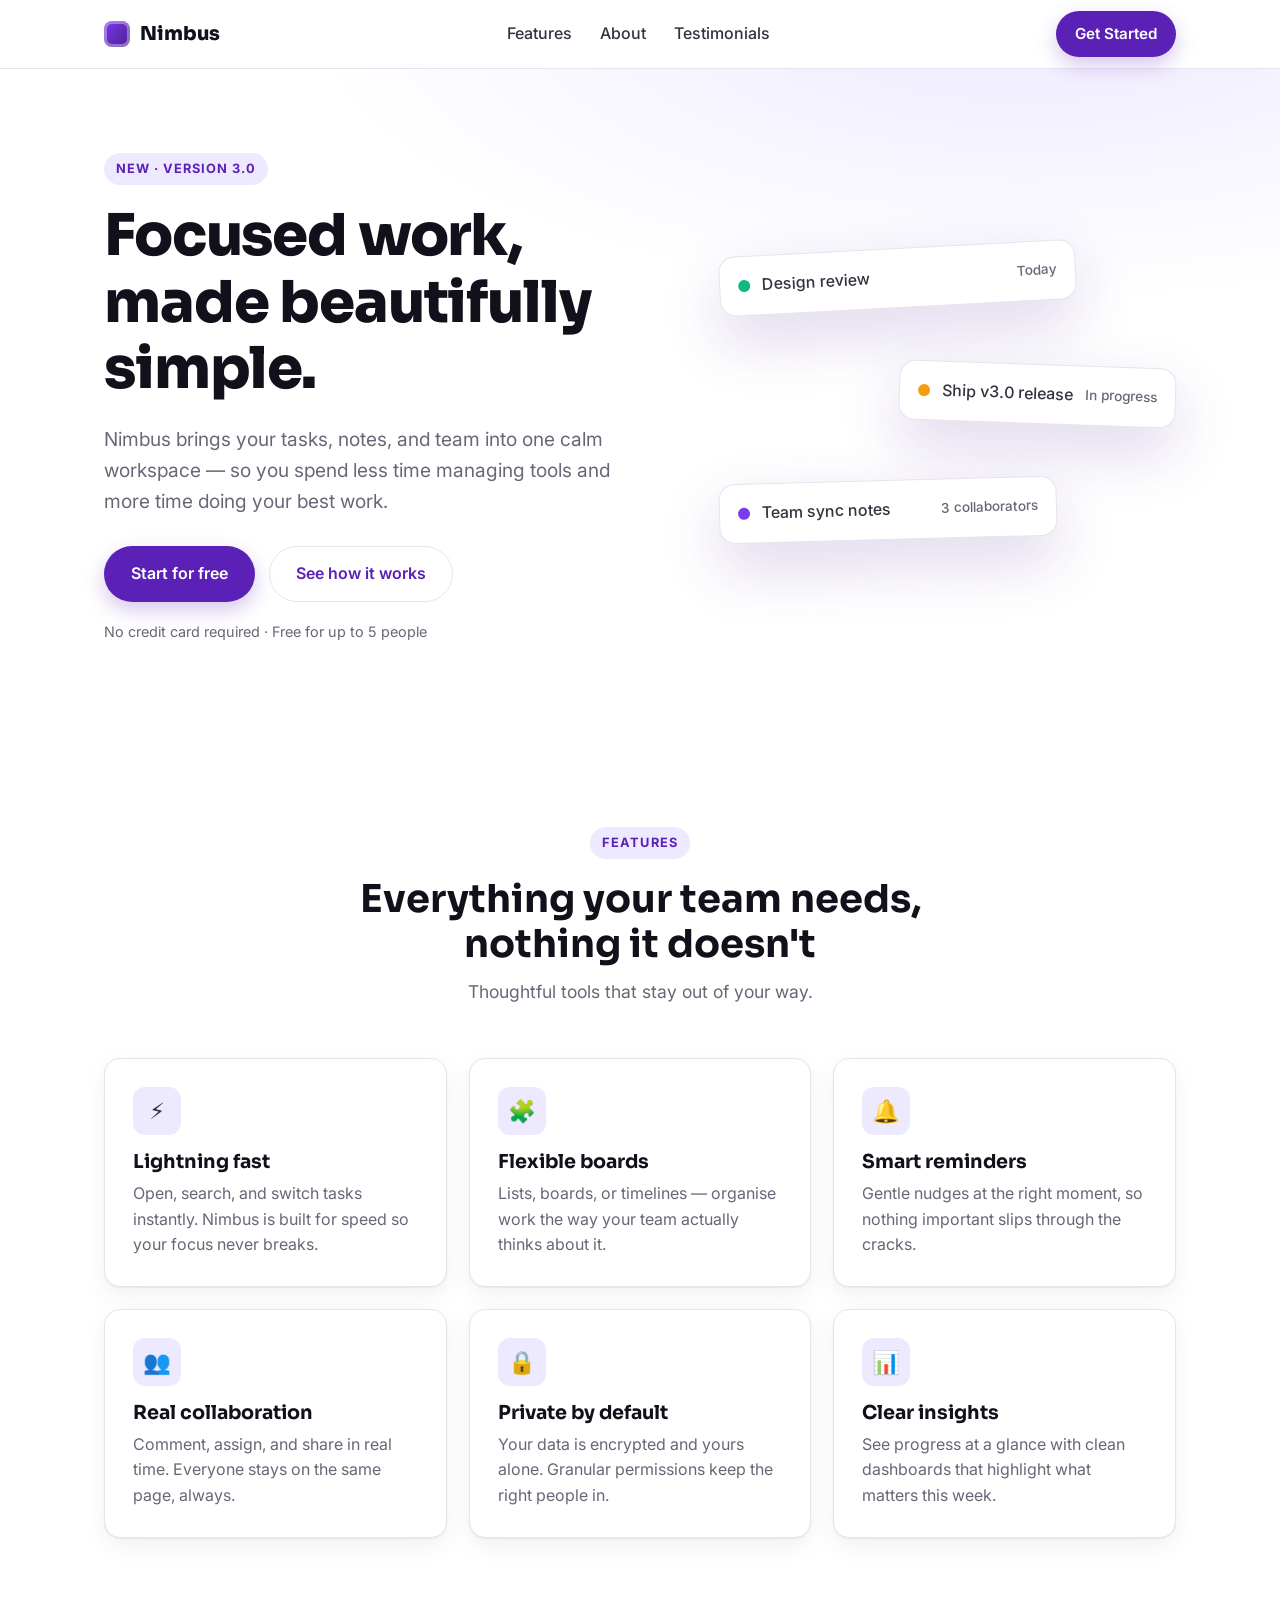
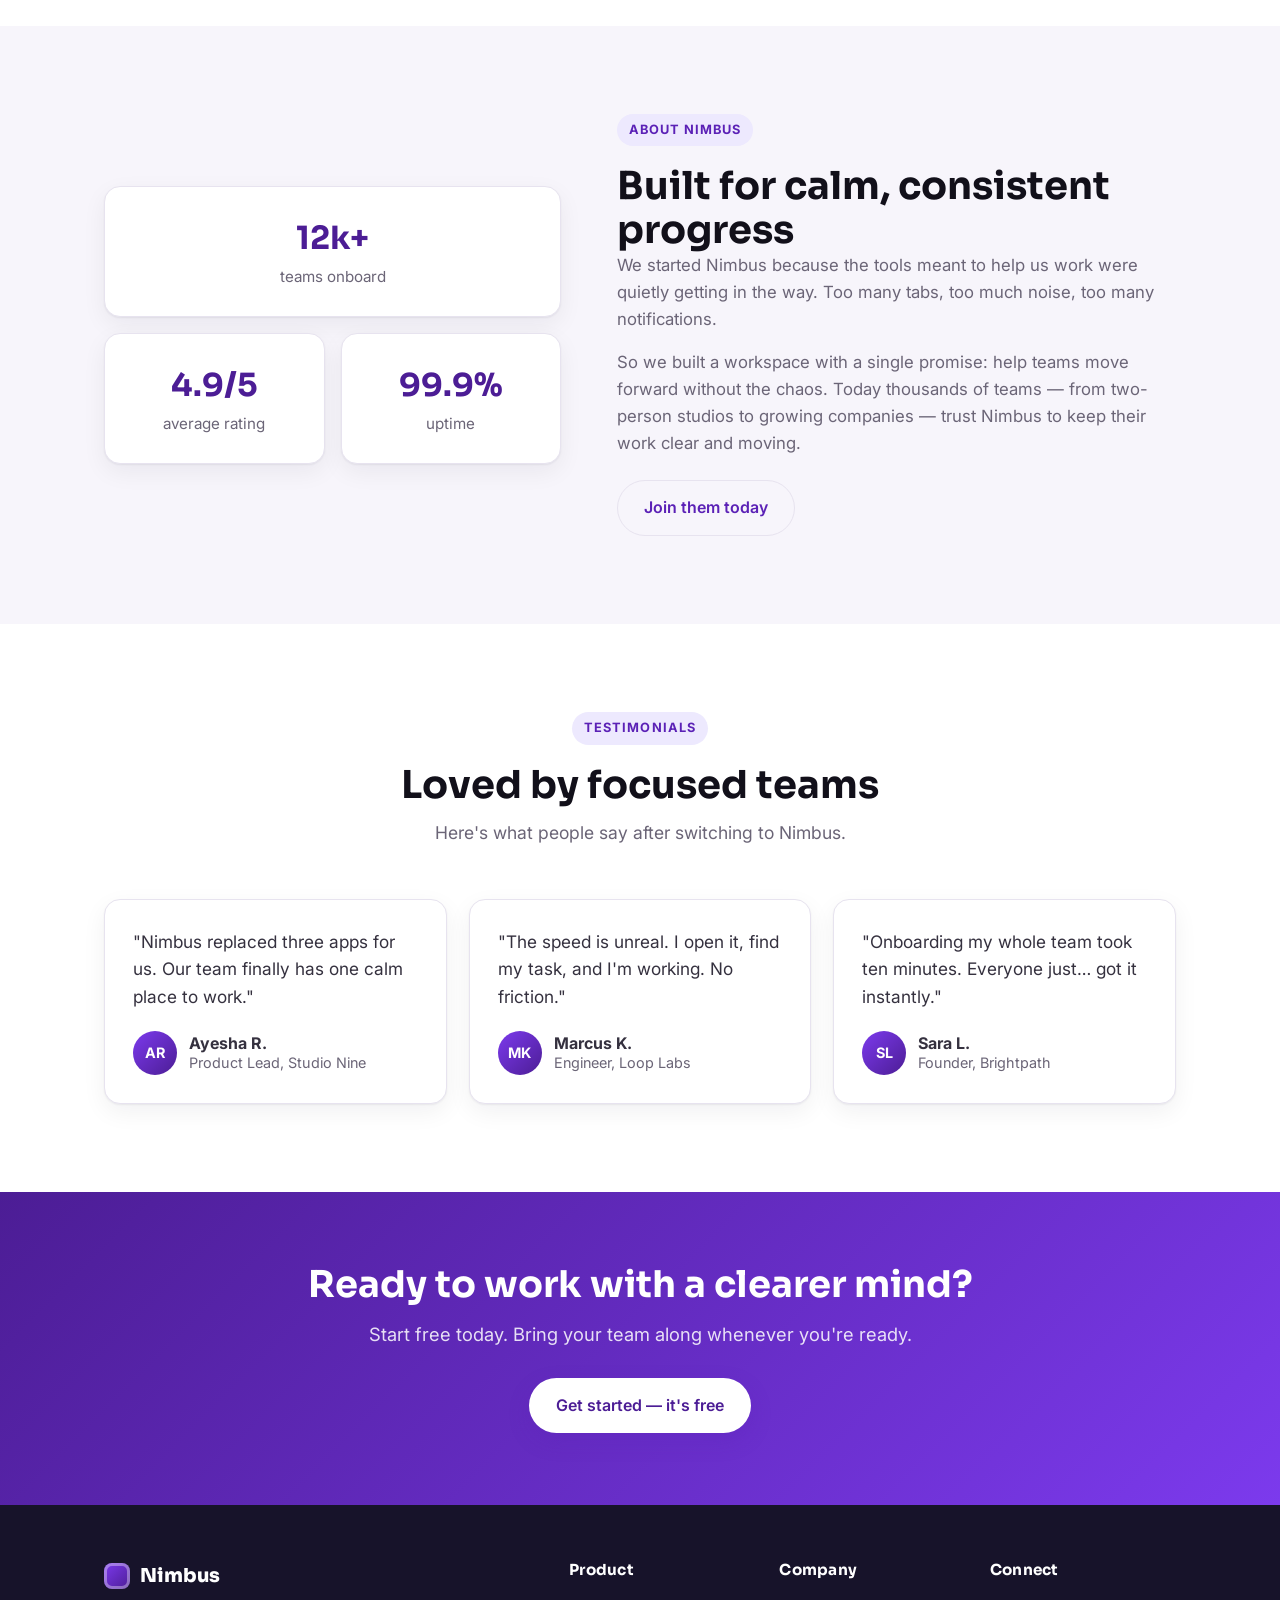
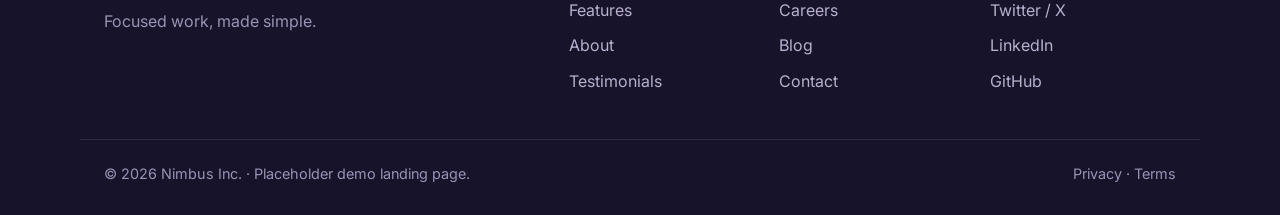
<file: WebDev-L1-LandingPage/index.html>
<!DOCTYPE html>
<html lang="en">
<head>
  <meta charset="UTF-8" />
  <meta name="viewport" content="width=device-width, initial-scale=1.0" />
  <meta name="description" content="Nimbus — the calm, focused workspace that keeps your team's work moving. A responsive HTML/CSS landing page." />
  <title>Nimbus — Focused Work, Made Simple</title>
  <link rel="preconnect" href="https://fonts.googleapis.com" />
  <link rel="preconnect" href="https://fonts.gstatic.com" crossorigin />
  <link href="https://fonts.googleapis.com/css2?family=Inter:wght@400;500;600;700;800&family=Sora:wght@600;700;800&display=swap" rel="stylesheet" />
  <link rel="stylesheet" href="style.css" />
</head>
<body>

  <!-- ===== Sticky Navigation ===== -->
  <header class="nav" id="top">
    <div class="container nav__inner">
      <a href="#top" class="brand" aria-label="Nimbus home">
        <span class="brand__mark" aria-hidden="true"></span>
        <span class="brand__name">Nimbus</span>
      </a>
      <nav aria-label="Primary">
        <ul class="nav__links">
          <li><a href="#features">Features</a></li>
          <li><a href="#about">About</a></li>
          <li><a href="#testimonials">Testimonials</a></li>
        </ul>
      </nav>
      <a href="#cta" class="btn btn--sm">Get Started</a>
    </div>
  </header>

  <!-- ===== Hero ===== -->
  <section class="hero">
    <div class="container hero__inner">
      <div class="hero__copy">
        <span class="eyebrow">New · Version 3.0</span>
        <h1 class="hero__title">Focused work,<br />made beautifully simple.</h1>
        <p class="hero__subtitle">
          Nimbus brings your tasks, notes, and team into one calm workspace — so you
          spend less time managing tools and more time doing your best work.
        </p>
        <div class="hero__actions">
          <a href="#cta" class="btn">Start for free</a>
          <a href="#features" class="btn btn--ghost">See how it works</a>
        </div>
        <p class="hero__note">No credit card required · Free for up to 5 people</p>
      </div>
      <div class="hero__art" aria-hidden="true">
        <div class="card-float card-float--1">
          <div class="dot dot--green"></div>
          <span>Design review</span>
          <em>Today</em>
        </div>
        <div class="card-float card-float--2">
          <div class="dot dot--amber"></div>
          <span>Ship v3.0 release</span>
          <em>In progress</em>
        </div>
        <div class="card-float card-float--3">
          <div class="dot dot--violet"></div>
          <span>Team sync notes</span>
          <em>3 collaborators</em>
        </div>
      </div>
    </div>
  </section>

  <!-- ===== Features ===== -->
  <section class="section" id="features">
    <div class="container">
      <div class="section__head">
        <span class="eyebrow">Features</span>
        <h2 class="section__title">Everything your team needs, nothing it doesn't</h2>
        <p class="section__lead">Thoughtful tools that stay out of your way.</p>
      </div>
      <div class="grid grid--3">
        <article class="feature">
          <div class="feature__icon" aria-hidden="true">⚡</div>
          <h3>Lightning fast</h3>
          <p>Open, search, and switch tasks instantly. Nimbus is built for speed so your focus never breaks.</p>
        </article>
        <article class="feature">
          <div class="feature__icon" aria-hidden="true">🧩</div>
          <h3>Flexible boards</h3>
          <p>Lists, boards, or timelines — organise work the way your team actually thinks about it.</p>
        </article>
        <article class="feature">
          <div class="feature__icon" aria-hidden="true">🔔</div>
          <h3>Smart reminders</h3>
          <p>Gentle nudges at the right moment, so nothing important slips through the cracks.</p>
        </article>
        <article class="feature">
          <div class="feature__icon" aria-hidden="true">👥</div>
          <h3>Real collaboration</h3>
          <p>Comment, assign, and share in real time. Everyone stays on the same page, always.</p>
        </article>
        <article class="feature">
          <div class="feature__icon" aria-hidden="true">🔒</div>
          <h3>Private by default</h3>
          <p>Your data is encrypted and yours alone. Granular permissions keep the right people in.</p>
        </article>
        <article class="feature">
          <div class="feature__icon" aria-hidden="true">📊</div>
          <h3>Clear insights</h3>
          <p>See progress at a glance with clean dashboards that highlight what matters this week.</p>
        </article>
      </div>
    </div>
  </section>

  <!-- ===== About ===== -->
  <section class="section section--alt" id="about">
    <div class="container about">
      <div class="about__media" aria-hidden="true">
        <div class="stat">
          <strong>12k+</strong>
          <span>teams onboard</span>
        </div>
        <div class="stat">
          <strong>4.9/5</strong>
          <span>average rating</span>
        </div>
        <div class="stat">
          <strong>99.9%</strong>
          <span>uptime</span>
        </div>
      </div>
      <div class="about__copy">
        <span class="eyebrow">About Nimbus</span>
        <h2 class="section__title">Built for calm, consistent progress</h2>
        <p>
          We started Nimbus because the tools meant to help us work were quietly
          getting in the way. Too many tabs, too much noise, too many notifications.
        </p>
        <p>
          So we built a workspace with a single promise: help teams move forward
          without the chaos. Today thousands of teams — from two-person studios to
          growing companies — trust Nimbus to keep their work clear and moving.
        </p>
        <a href="#cta" class="btn btn--ghost">Join them today</a>
      </div>
    </div>
  </section>

  <!-- ===== Testimonials ===== -->
  <section class="section" id="testimonials">
    <div class="container">
      <div class="section__head">
        <span class="eyebrow">Testimonials</span>
        <h2 class="section__title">Loved by focused teams</h2>
        <p class="section__lead">Here's what people say after switching to Nimbus.</p>
      </div>
      <div class="grid grid--3">
        <figure class="quote">
          <blockquote>"Nimbus replaced three apps for us. Our team finally has one calm place to work."</blockquote>
          <figcaption>
            <span class="avatar" aria-hidden="true">AR</span>
            <span class="quote__who"><strong>Ayesha R.</strong><em>Product Lead, Studio Nine</em></span>
          </figcaption>
        </figure>
        <figure class="quote">
          <blockquote>"The speed is unreal. I open it, find my task, and I'm working. No friction."</blockquote>
          <figcaption>
            <span class="avatar" aria-hidden="true">MK</span>
            <span class="quote__who"><strong>Marcus K.</strong><em>Engineer, Loop Labs</em></span>
          </figcaption>
        </figure>
        <figure class="quote">
          <blockquote>"Onboarding my whole team took ten minutes. Everyone just… got it instantly."</blockquote>
          <figcaption>
            <span class="avatar" aria-hidden="true">SL</span>
            <span class="quote__who"><strong>Sara L.</strong><em>Founder, Brightpath</em></span>
          </figcaption>
        </figure>
      </div>
    </div>
  </section>

  <!-- ===== CTA band ===== -->
  <section class="cta" id="cta">
    <div class="container cta__inner">
      <h2>Ready to work with a clearer mind?</h2>
      <p>Start free today. Bring your team along whenever you're ready.</p>
      <a href="#top" class="btn btn--light">Get started — it's free</a>
    </div>
  </section>

  <!-- ===== Footer ===== -->
  <footer class="footer">
    <div class="container footer__inner">
      <div class="footer__brand">
        <a href="#top" class="brand">
          <span class="brand__mark" aria-hidden="true"></span>
          <span class="brand__name">Nimbus</span>
        </a>
        <p>Focused work, made simple.</p>
      </div>
      <nav class="footer__cols" aria-label="Footer">
        <div>
          <h4>Product</h4>
          <a href="#features">Features</a>
          <a href="#about">About</a>
          <a href="#testimonials">Testimonials</a>
        </div>
        <div>
          <h4>Company</h4>
          <a href="#">Careers</a>
          <a href="#">Blog</a>
          <a href="#">Contact</a>
        </div>
        <div>
          <h4>Connect</h4>
          <a href="#">Twitter / X</a>
          <a href="#">LinkedIn</a>
          <a href="#">GitHub</a>
        </div>
      </nav>
    </div>
    <div class="container footer__base">
      <p>© 2026 Nimbus Inc. · Placeholder demo landing page.</p>
      <p><a href="#">Privacy</a> · <a href="#">Terms</a></p>
    </div>
  </footer>

</body>
</html>
</file>
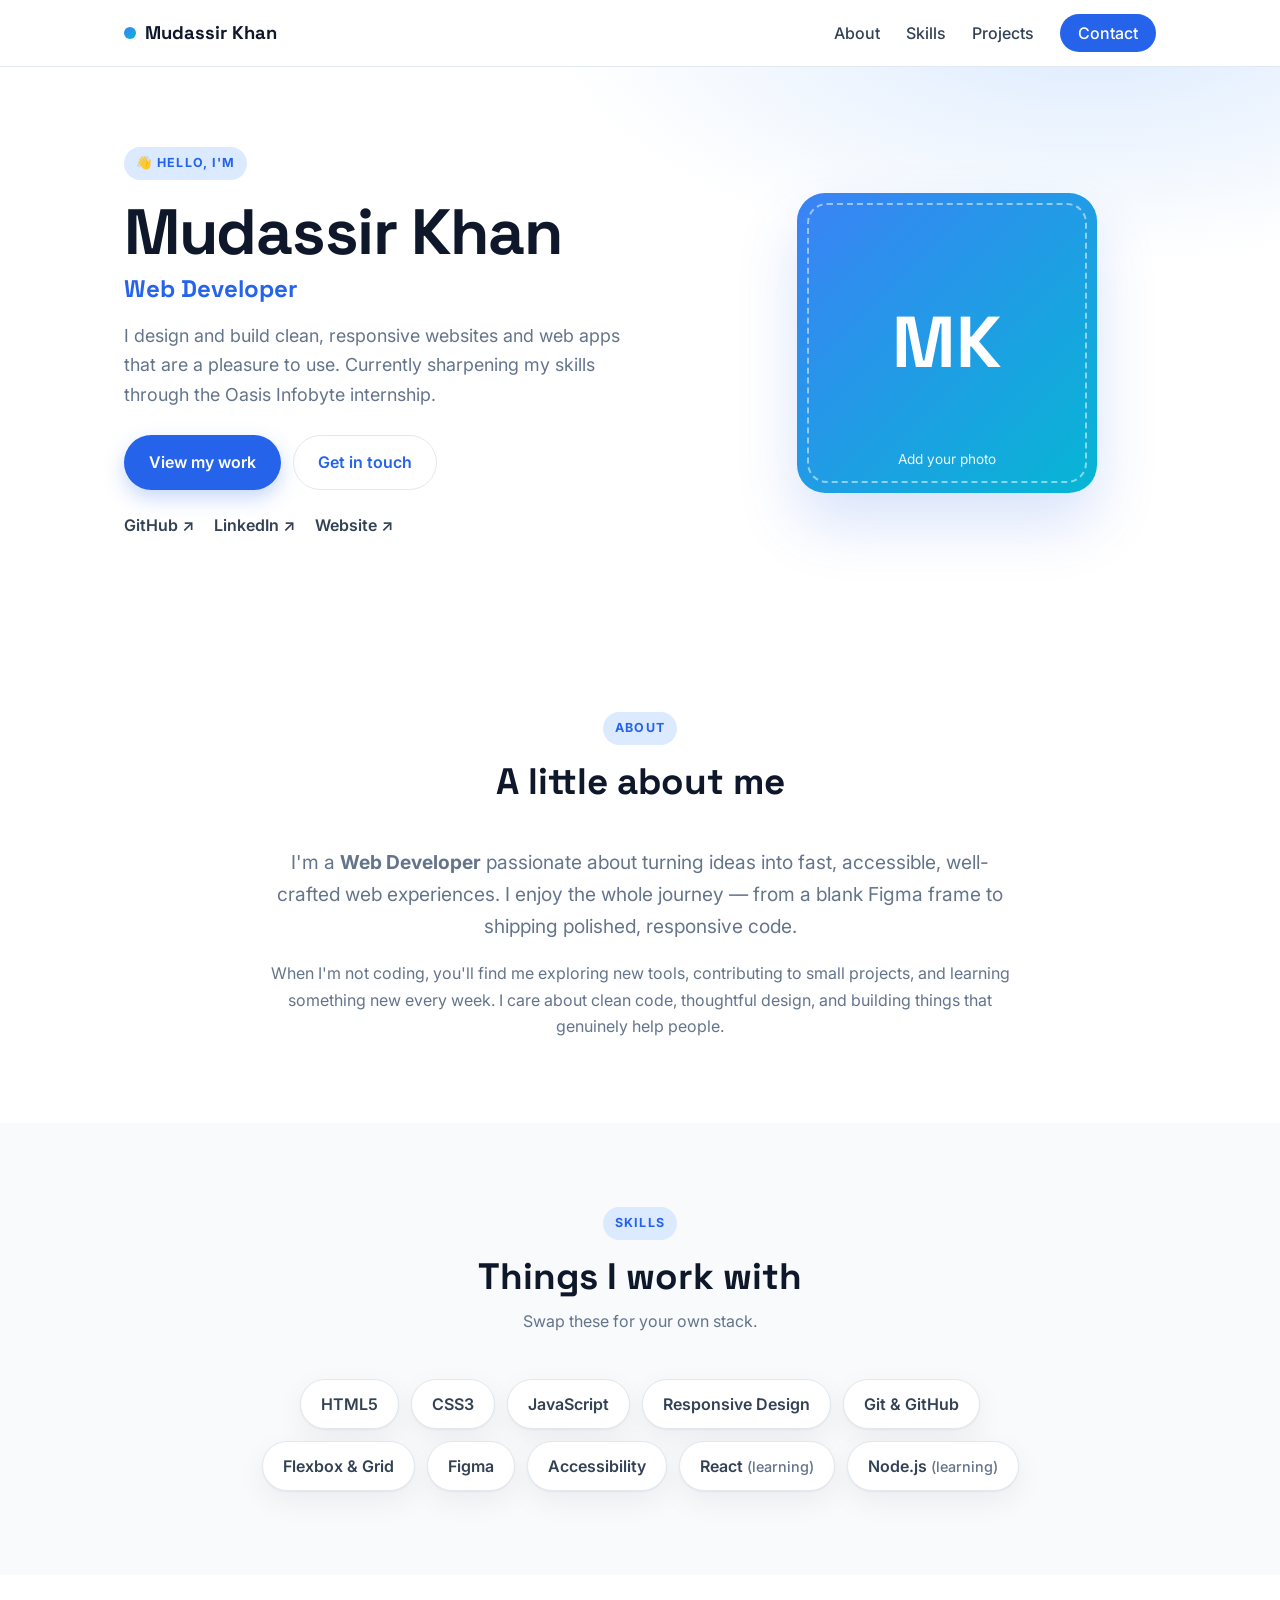
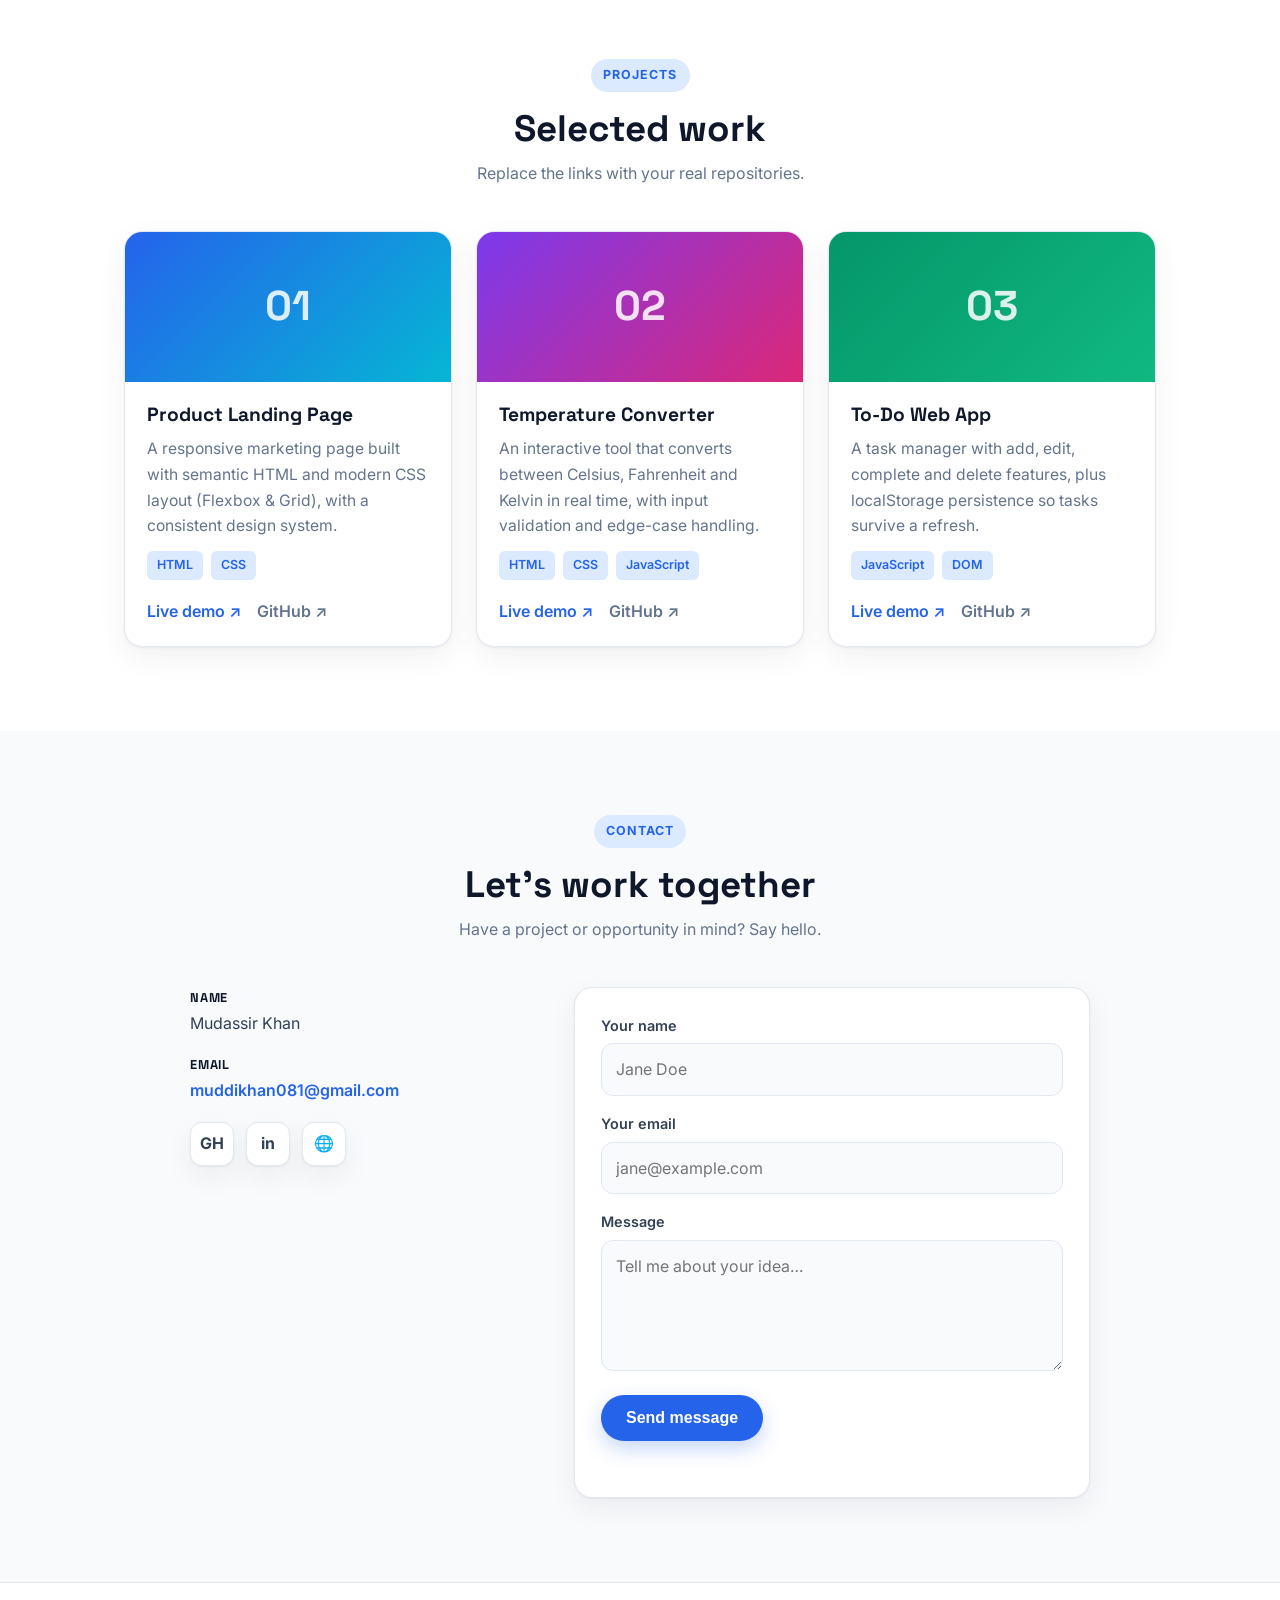
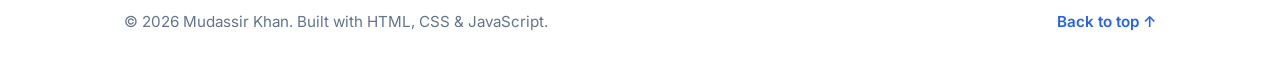
<file: WebDev-L1-PersonalPortfolio/index.html>
<!DOCTYPE html>
<html lang="en">
<head>
  <meta charset="UTF-8" />
  <meta name="viewport" content="width=device-width, initial-scale=1.0" />
  <meta name="description" content="Personal portfolio of Mudassir Khan — Web Developer. Projects, skills and contact." />
  <title>Mudassir Khan — Portfolio</title>
  <link rel="preconnect" href="https://fonts.googleapis.com" />
  <link rel="preconnect" href="https://fonts.gstatic.com" crossorigin />
  <link href="https://fonts.googleapis.com/css2?family=Inter:wght@400;500;600;700;800&family=Space+Grotesk:wght@500;600;700&display=swap" rel="stylesheet" />
  <link rel="stylesheet" href="style.css" />
</head>
<body>

  <!-- ===== Navigation ===== -->
  <header class="nav" id="home">
    <div class="container nav__inner">
      <a href="#home" class="brand"><span class="brand__dot"></span>Mudassir Khan</a>

      <button class="nav__toggle" id="navToggle" aria-label="Toggle menu" aria-expanded="false">
        <span></span><span></span><span></span>
      </button>

      <nav aria-label="Primary">
        <ul class="nav__links" id="navLinks">
          <li><a href="#about">About</a></li>
          <li><a href="#skills">Skills</a></li>
          <li><a href="#projects">Projects</a></li>
          <li><a href="#contact" class="nav__cta">Contact</a></li>
        </ul>
      </nav>
    </div>
  </header>

  <!-- ===== Hero ===== -->
  <section class="hero">
    <div class="container hero__inner">
      <div class="hero__copy">
        <span class="eyebrow">👋 Hello, I'm</span>
        <h1 class="hero__name">Mudassir Khan</h1>
        <h2 class="hero__role">Web Developer</h2>
        <p class="hero__tag">
          I design and build clean, responsive websites and web apps that are a
          pleasure to use. Currently sharpening my skills through the Oasis
          Infobyte internship.
        </p>
        <div class="hero__actions">
          <a href="#projects" class="btn">View my work</a>
          <a href="#contact" class="btn btn--ghost">Get in touch</a>
        </div>
        <div class="hero__socials">
          <a href="https://github.com/Mudassirkhan081" target="_blank" rel="noopener" aria-label="GitHub" title="GitHub">GitHub ↗</a>
          <a href="https://www.linkedin.com/in/mudassirkhan-webdev" target="_blank" rel="noopener" aria-label="LinkedIn" title="LinkedIn">LinkedIn ↗</a>
          <a href="https://mudassirkhanpf.netlify.app" target="_blank" rel="noopener" aria-label="Website" title="Website">Website ↗</a>
        </div>
      </div>

      <div class="hero__avatar">
        <!-- Replace this block with <img src="your-photo.jpg" alt="Mudassir Khan"> -->
        <div class="avatar" aria-label="Profile photo placeholder">
          <span class="avatar__initials">MK</span>
          <span class="avatar__hint">Add your photo</span>
        </div>
      </div>
    </div>
  </section>

  <!-- ===== About ===== -->
  <section class="section" id="about">
    <div class="container">
      <div class="section__head">
        <span class="eyebrow">About</span>
        <h2 class="section__title">A little about me</h2>
      </div>
      <div class="about">
        <p class="about__lead">
          I'm a <strong>Web Developer</strong> passionate about turning ideas into
          fast, accessible, well-crafted web experiences. I enjoy the whole journey —
          from a blank Figma frame to shipping polished, responsive code.
        </p>
        <p>
          When I'm not coding, you'll find me exploring new tools, contributing to
          small projects, and learning something new every week. I care about clean
          code, thoughtful design, and building things that genuinely help people.
        </p>
      </div>
    </div>
  </section>

  <!-- ===== Skills ===== -->
  <section class="section section--alt" id="skills">
    <div class="container">
      <div class="section__head">
        <span class="eyebrow">Skills</span>
        <h2 class="section__title">Things I work with</h2>
        <p class="section__lead">Swap these for your own stack.</p>
      </div>
      <div class="skills">
        <span class="chip">HTML5</span>
        <span class="chip">CSS3</span>
        <span class="chip">JavaScript</span>
        <span class="chip">Responsive Design</span>
        <span class="chip">Git &amp; GitHub</span>
        <span class="chip">Flexbox &amp; Grid</span>
        <span class="chip">Figma</span>
        <span class="chip">Accessibility</span>
        <span class="chip">React <em>(learning)</em></span>
        <span class="chip">Node.js <em>(learning)</em></span>
      </div>
    </div>
  </section>

  <!-- ===== Projects ===== -->
  <section class="section" id="projects">
    <div class="container">
      <div class="section__head">
        <span class="eyebrow">Projects</span>
        <h2 class="section__title">Selected work</h2>
        <p class="section__lead">Replace the links with your real repositories.</p>
      </div>
      <div class="projects">

        <article class="project">
          <div class="project__thumb project__thumb--1" aria-hidden="true">
            <span>01</span>
          </div>
          <div class="project__body">
            <h3>Product Landing Page</h3>
            <p>A responsive marketing page built with semantic HTML and modern CSS layout (Flexbox &amp; Grid), with a consistent design system.</p>
            <ul class="tags"><li>HTML</li><li>CSS</li></ul>
            <div class="project__links">
              <a href="#" class="link">Live demo ↗</a>
              <a href="https://github.com/Mudassirkhan081/OIBSIP" target="_blank" rel="noopener" class="link link--muted">GitHub ↗</a>
            </div>
          </div>
        </article>

        <article class="project">
          <div class="project__thumb project__thumb--2" aria-hidden="true">
            <span>02</span>
          </div>
          <div class="project__body">
            <h3>Temperature Converter</h3>
            <p>An interactive tool that converts between Celsius, Fahrenheit and Kelvin in real time, with input validation and edge-case handling.</p>
            <ul class="tags"><li>HTML</li><li>CSS</li><li>JavaScript</li></ul>
            <div class="project__links">
              <a href="#" class="link">Live demo ↗</a>
              <a href="https://github.com/Mudassirkhan081/OIBSIP" target="_blank" rel="noopener" class="link link--muted">GitHub ↗</a>
            </div>
          </div>
        </article>

        <article class="project">
          <div class="project__thumb project__thumb--3" aria-hidden="true">
            <span>03</span>
          </div>
          <div class="project__body">
            <h3>To-Do Web App</h3>
            <p>A task manager with add, edit, complete and delete features, plus localStorage persistence so tasks survive a refresh.</p>
            <ul class="tags"><li>JavaScript</li><li>DOM</li></ul>
            <div class="project__links">
              <a href="#" class="link">Live demo ↗</a>
              <a href="https://github.com/Mudassirkhan081/OIBSIP" target="_blank" rel="noopener" class="link link--muted">GitHub ↗</a>
            </div>
          </div>
        </article>

      </div>
    </div>
  </section>

  <!-- ===== Contact ===== -->
  <section class="section section--alt" id="contact">
    <div class="container">
      <div class="section__head">
        <span class="eyebrow">Contact</span>
        <h2 class="section__title">Let's work together</h2>
        <p class="section__lead">Have a project or opportunity in mind? Say hello.</p>
      </div>

      <div class="contact">
        <div class="contact__info">
          <p class="contact__line"><strong>Name</strong>Mudassir Khan</p>
          <p class="contact__line"><strong>Email</strong>
            <a href="mailto:muddikhan081@gmail.com">muddikhan081@gmail.com</a>
          </p>
          <div class="contact__socials">
            <a href="https://github.com/Mudassirkhan081" target="_blank" rel="noopener" class="social" aria-label="GitHub">GH</a>
            <a href="https://www.linkedin.com/in/mudassirkhan-webdev" target="_blank" rel="noopener" class="social" aria-label="LinkedIn">in</a>
            <a href="https://mudassirkhanpf.netlify.app" target="_blank" rel="noopener" class="social" aria-label="Website">🌐</a>
          </div>
        </div>

        <!-- Front-end demo form. Wire it to a service (e.g. Formspree) or a backend later. -->
        <form class="contact__form" id="contactForm" novalidate>
          <div class="field">
            <label for="cname">Your name</label>
            <input id="cname" name="name" type="text" placeholder="Jane Doe" required />
          </div>
          <div class="field">
            <label for="cemail">Your email</label>
            <input id="cemail" name="email" type="email" placeholder="jane@example.com" required />
          </div>
          <div class="field">
            <label for="cmsg">Message</label>
            <textarea id="cmsg" name="message" rows="4" placeholder="Tell me about your idea…" required></textarea>
          </div>
          <button type="submit" class="btn">Send message</button>
          <p class="form__status" id="formStatus" role="status" aria-live="polite"></p>
        </form>
      </div>
    </div>
  </section>

  <!-- ===== Footer ===== -->
  <footer class="footer">
    <div class="container footer__inner">
      <p>© 2026 Mudassir Khan. Built with HTML, CSS &amp; JavaScript.</p>
      <a href="#home" class="to-top">Back to top ↑</a>
    </div>
  </footer>

  <script src="script.js"></script>
</body>
</html>
</file>
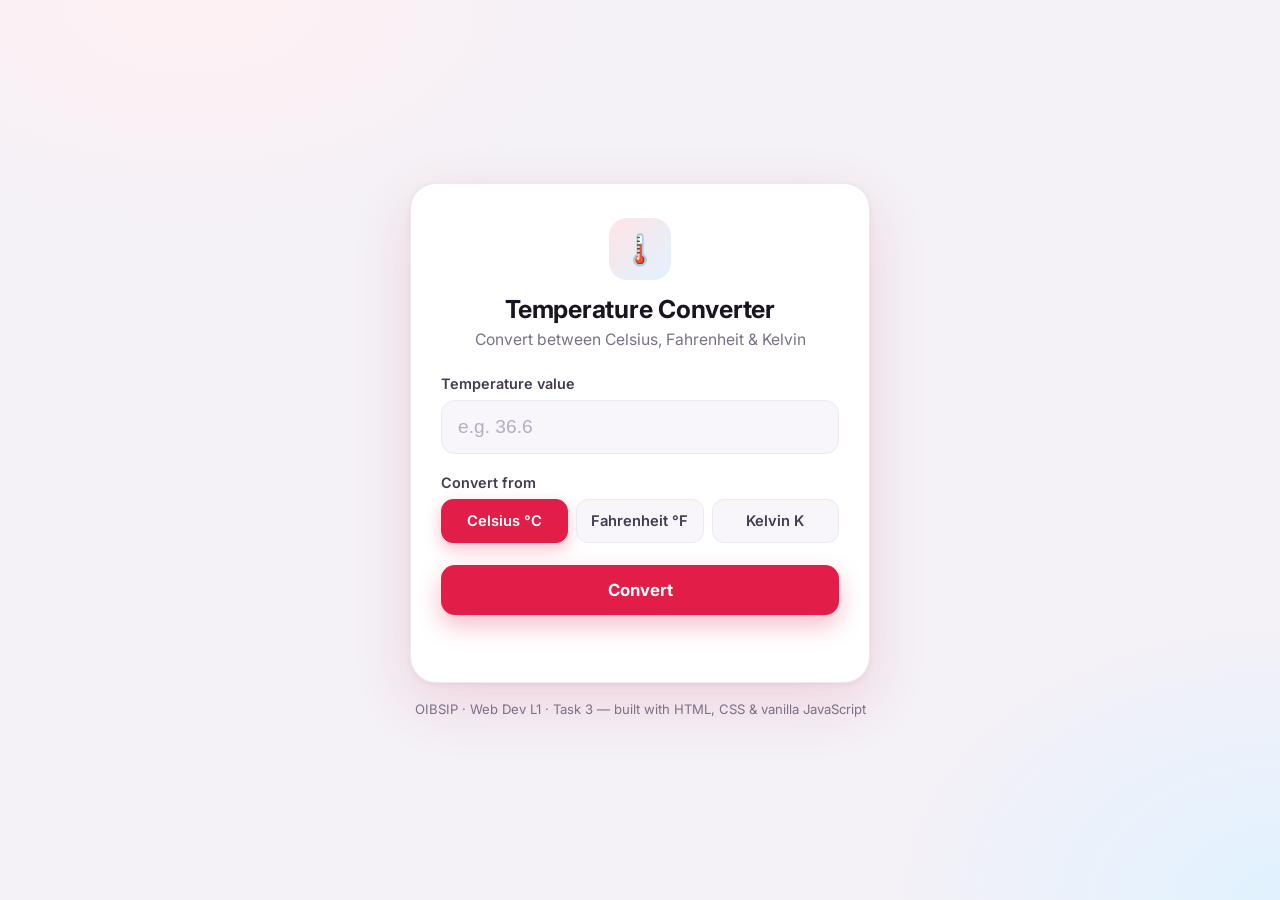
<file: WebDev-L1-TemperatureConverter/index.html>
<!DOCTYPE html>
<html lang="en">
<head>
  <meta charset="UTF-8" />
  <meta name="viewport" content="width=device-width, initial-scale=1.0" />
  <meta name="description" content="Convert temperatures between Celsius, Fahrenheit and Kelvin with input validation and absolute-zero handling." />
  <title>Temperature Converter</title>
  <link rel="preconnect" href="https://fonts.googleapis.com" />
  <link rel="preconnect" href="https://fonts.gstatic.com" crossorigin />
  <link href="https://fonts.googleapis.com/css2?family=Inter:wght@400;500;600;700;800&display=swap" rel="stylesheet" />
  <link rel="stylesheet" href="style.css" />
</head>
<body>

  <main class="app">
    <section class="card" aria-labelledby="title">
      <header class="card__head">
        <div class="logo" aria-hidden="true">🌡️</div>
        <h1 id="title">Temperature Converter</h1>
        <p class="sub">Convert between Celsius, Fahrenheit &amp; Kelvin</p>
      </header>

      <form id="converterForm" novalidate>
        <!-- Value input -->
        <div class="field">
          <label for="tempInput">Temperature value</label>
          <input
            id="tempInput"
            type="text"
            inputmode="decimal"
            placeholder="e.g. 36.6"
            autocomplete="off"
            aria-describedby="error"
          />
        </div>

        <!-- Input unit selector (radio buttons styled as a segmented control) -->
        <fieldset class="units">
          <legend>Convert from</legend>
          <div class="segmented" role="radiogroup" aria-label="Input unit">
            <label class="seg">
              <input type="radio" name="unit" value="C" checked />
              <span>Celsius °C</span>
            </label>
            <label class="seg">
              <input type="radio" name="unit" value="F" />
              <span>Fahrenheit °F</span>
            </label>
            <label class="seg">
              <input type="radio" name="unit" value="K" />
              <span>Kelvin K</span>
            </label>
          </div>
        </fieldset>

        <button type="submit" class="btn" id="convertBtn">Convert</button>

        <!-- Inline error message -->
        <p class="error" id="error" role="alert" aria-live="assertive"></p>
      </form>

      <!-- Results: all units shown at once -->
      <section class="results" id="results" aria-live="polite" hidden>
        <h2 class="results__title">Results</h2>
        <div class="result" data-unit="C">
          <span class="result__label">Celsius</span>
          <span class="result__value"><strong id="outC">—</strong> °C</span>
        </div>
        <div class="result" data-unit="F">
          <span class="result__label">Fahrenheit</span>
          <span class="result__value"><strong id="outF">—</strong> °F</span>
        </div>
        <div class="result" data-unit="K">
          <span class="result__label">Kelvin</span>
          <span class="result__value"><strong id="outK">—</strong> K</span>
        </div>
      </section>
    </section>

    <p class="foot">OIBSIP · Web Dev L1 · Task 3 — built with HTML, CSS &amp; vanilla JavaScript</p>
  </main>

  <script src="script.js"></script>
</body>
</html>
</file>
<file: WebDev-L1-LandingPage/style.css>
/* ==========================================================================
   Nimbus — Landing Page
   OIBSIP · Web Development & Designing · Level 1 · Task 1
   Pure HTML5 + CSS3 (no JavaScript). Responsive via Flexbox & CSS Grid.
   ========================================================================== */

/* ---- Design tokens (consistent palette) ---- */
:root {
  --violet-700: #4c1d95;
  --violet-600: #5b21b6;
  --violet-500: #7c3aed;
  --violet-100: #ede9fe;
  --amber-500: #f59e0b;
  --ink-900: #12101a;
  --ink-700: #35313f;
  --ink-500: #6b6577;
  --line: #e7e3ef;
  --bg: #ffffff;
  --bg-soft: #f7f5fb;
  --bg-dark: #17132a;
  --radius: 16px;
  --radius-sm: 10px;
  --shadow-sm: 0 1px 2px rgba(18, 16, 26, .06), 0 8px 24px rgba(18, 16, 26, .06);
  --shadow-lg: 0 24px 60px rgba(76, 29, 149, .18);
  --container: 1120px;
}

/* ---- Reset / base ---- */
*, *::before, *::after { box-sizing: border-box; }
* { margin: 0; padding: 0; }
html { scroll-behavior: smooth; }
body {
  font-family: "Inter", system-ui, -apple-system, Segoe UI, Roboto, sans-serif;
  color: var(--ink-700);
  background: var(--bg);
  line-height: 1.6;
  -webkit-font-smoothing: antialiased;
}
h1, h2, h3, h4 { font-family: "Sora", "Inter", sans-serif; color: var(--ink-900); line-height: 1.15; }
a { color: inherit; text-decoration: none; }
img { max-width: 100%; display: block; }

.container { width: 100%; max-width: var(--container); margin-inline: auto; padding-inline: 24px; }

/* ---- Buttons ---- */
.btn {
  display: inline-flex; align-items: center; justify-content: center;
  gap: .5rem;
  padding: 14px 26px;
  font-weight: 600; font-size: 1rem;
  color: #fff; background: var(--violet-600);
  border: 1px solid transparent; border-radius: 999px;
  cursor: pointer; transition: transform .15s ease, box-shadow .2s ease, background .2s ease;
  box-shadow: 0 8px 20px rgba(91, 33, 182, .25);
}
.btn:hover { background: var(--violet-700); transform: translateY(-2px); box-shadow: 0 12px 28px rgba(91, 33, 182, .32); }
.btn--sm { padding: 10px 18px; font-size: .95rem; }
.btn--ghost { background: transparent; color: var(--violet-600); border-color: var(--line); box-shadow: none; }
.btn--ghost:hover { background: var(--violet-100); color: var(--violet-700); box-shadow: none; }
.btn--light { background: #fff; color: var(--violet-700); }
.btn--light:hover { background: #f3efff; }

/* ---- Shared bits ---- */
.eyebrow {
  display: inline-block;
  font-weight: 700; font-size: .8rem; letter-spacing: .08em; text-transform: uppercase;
  color: var(--violet-600); background: var(--violet-100);
  padding: 6px 12px; border-radius: 999px; margin-bottom: 18px;
}
.section { padding: 88px 0; }
.section--alt { background: var(--bg-soft); }
.section__head { max-width: 640px; margin: 0 auto 52px; text-align: center; }
.section__title { font-size: clamp(1.7rem, 3.4vw, 2.4rem); }
.section__lead { margin-top: 12px; color: var(--ink-500); font-size: 1.1rem; }

/* ---- Navigation ---- */
.nav {
  position: sticky; top: 0; z-index: 50;
  background: rgba(255, 255, 255, .82);
  backdrop-filter: saturate(160%) blur(12px);
  border-bottom: 1px solid var(--line);
}
.nav__inner { display: flex; align-items: center; justify-content: space-between; gap: 20px; height: 68px; }
.brand { display: inline-flex; align-items: center; gap: 10px; font-weight: 800; }
.brand__name { font-family: "Sora", sans-serif; font-size: 1.2rem; color: var(--ink-900); }
.brand__mark {
  width: 26px; height: 26px; border-radius: 8px;
  background: linear-gradient(135deg, var(--violet-500), var(--violet-700));
  box-shadow: inset 0 0 0 3px rgba(255, 255, 255, .35);
}
.nav__links { list-style: none; display: flex; gap: 28px; }
.nav__links a { font-weight: 500; color: var(--ink-700); transition: color .2s ease; }
.nav__links a:hover { color: var(--violet-600); }

/* ---- Hero ---- */
.hero { background: radial-gradient(1200px 500px at 80% -10%, var(--violet-100), transparent 60%); }
.hero__inner {
  display: grid; grid-template-columns: 1.1fr .9fr; gap: 56px; align-items: center;
  padding: 84px 24px 96px;
}
.hero__title { font-size: clamp(2.2rem, 5.2vw, 3.6rem); font-weight: 800; letter-spacing: -.02em; }
.hero__subtitle { margin: 22px 0 30px; font-size: 1.2rem; color: var(--ink-500); max-width: 46ch; }
.hero__actions { display: flex; flex-wrap: wrap; gap: 14px; }
.hero__note { margin-top: 18px; font-size: .9rem; color: var(--ink-500); }

.hero__art { position: relative; min-height: 340px; }
.card-float {
  position: absolute; left: 0; right: 0;
  display: flex; align-items: center; gap: 12px;
  background: #fff; border: 1px solid var(--line); border-radius: var(--radius);
  padding: 16px 18px; box-shadow: var(--shadow-lg);
  font-weight: 500;
}
.card-float em { margin-left: auto; font-style: normal; font-size: .85rem; color: var(--ink-500); }
.card-float--1 { top: 6%;  transform: rotate(-3deg); max-width: 78%; }
.card-float--2 { top: 40%; left: auto; right: 0; transform: rotate(2deg); max-width: 82%; }
.card-float--3 { top: 74%; transform: rotate(-1.5deg); max-width: 74%; }
.dot { width: 12px; height: 12px; border-radius: 50%; flex: none; }
.dot--green { background: #10b981; }
.dot--amber { background: var(--amber-500); }
.dot--violet { background: var(--violet-500); }

/* ---- Grids / cards ---- */
.grid { display: grid; gap: 22px; }
.grid--3 { grid-template-columns: repeat(3, 1fr); }

.feature {
  background: #fff; border: 1px solid var(--line); border-radius: var(--radius);
  padding: 28px; box-shadow: var(--shadow-sm);
  transition: transform .18s ease, box-shadow .2s ease;
}
.feature:hover { transform: translateY(-4px); box-shadow: var(--shadow-lg); }
.feature__icon {
  width: 48px; height: 48px; display: grid; place-items: center;
  font-size: 1.4rem; border-radius: 12px; background: var(--violet-100); margin-bottom: 16px;
}
.feature h3 { font-size: 1.2rem; margin-bottom: 8px; }
.feature p { color: var(--ink-500); }

/* ---- About ---- */
.about { display: grid; grid-template-columns: .9fr 1.1fr; gap: 56px; align-items: center; }
.about__media { display: grid; grid-template-columns: repeat(2, 1fr); gap: 16px; }
.about__media .stat:first-child { grid-column: 1 / -1; }
.stat {
  background: #fff; border: 1px solid var(--line); border-radius: var(--radius);
  padding: 26px; text-align: center; box-shadow: var(--shadow-sm);
}
.stat strong { display: block; font-family: "Sora", sans-serif; font-size: 2rem; color: var(--violet-700); }
.stat span { color: var(--ink-500); font-size: .95rem; }
.about__copy p { margin-bottom: 16px; color: var(--ink-500); font-size: 1.05rem; }
.about__copy .btn { margin-top: 8px; }

/* ---- Testimonials ---- */
.quote {
  background: #fff; border: 1px solid var(--line); border-radius: var(--radius);
  padding: 28px; box-shadow: var(--shadow-sm); display: flex; flex-direction: column; gap: 20px;
}
.quote blockquote { font-size: 1.08rem; color: var(--ink-700); }
.quote figcaption { display: flex; align-items: center; gap: 12px; }
.avatar {
  width: 44px; height: 44px; border-radius: 50%; flex: none;
  display: grid; place-items: center; font-weight: 700; color: #fff; font-size: .9rem;
  background: linear-gradient(135deg, var(--violet-500), var(--violet-700));
}
.quote__who { display: flex; flex-direction: column; line-height: 1.3; }
.quote__who em { font-style: normal; color: var(--ink-500); font-size: .9rem; }

/* ---- CTA band ---- */
.cta { background: linear-gradient(135deg, var(--violet-700), var(--violet-500)); color: #fff; }
.cta__inner { padding: 72px 24px; text-align: center; }
.cta h2 { color: #fff; font-size: clamp(1.6rem, 3.4vw, 2.3rem); }
.cta p { margin: 14px 0 28px; font-size: 1.15rem; color: rgba(255, 255, 255, .85); }

/* ---- Footer ---- */
.footer { background: var(--bg-dark); color: #cfc9e0; padding-top: 56px; }
.footer__inner { display: grid; grid-template-columns: 1.4fr 2fr; gap: 40px; padding-bottom: 40px; }
.footer .brand__name { color: #fff; }
.footer__brand p { margin-top: 12px; color: #9a93b4; }
.footer__cols { display: grid; grid-template-columns: repeat(3, 1fr); gap: 24px; }
.footer__cols h4 { color: #fff; font-size: .95rem; margin-bottom: 14px; letter-spacing: .02em; }
.footer__cols a { display: block; color: #b7b0cf; padding: 5px 0; transition: color .2s ease; }
.footer__cols a:hover { color: #fff; }
.footer__base {
  display: flex; justify-content: space-between; gap: 16px; flex-wrap: wrap;
  border-top: 1px solid rgba(255, 255, 255, .1); padding: 22px 24px 30px; font-size: .9rem; color: #9a93b4;
}
.footer__base a:hover { color: #fff; }

/* ==========================================================================
   Responsive — nothing breaks at mobile widths
   ========================================================================== */
@media (max-width: 900px) {
  .hero__inner { grid-template-columns: 1fr; gap: 40px; }
  .hero__art { min-height: 300px; order: -1; }
  .grid--3 { grid-template-columns: repeat(2, 1fr); }
  .about { grid-template-columns: 1fr; }
  .footer__inner { grid-template-columns: 1fr; }
}

@media (max-width: 640px) {
  .section { padding: 64px 0; }
  .nav__links { display: none; }            /* keep the bar clean on small screens */
  .grid--3 { grid-template-columns: 1fr; }
  .about__media { grid-template-columns: 1fr; }
  .about__media .stat:first-child { grid-column: auto; }
  .footer__cols { grid-template-columns: 1fr 1fr; }
  .hero__actions { flex-direction: column; align-items: stretch; }
  .hero__actions .btn { width: 100%; }
}
</file>
<file: WebDev-L1-PersonalPortfolio/style.css>
/* ==========================================================================
   Personal Portfolio
   OIBSIP · Web Development & Designing · Level 1 · Task 2
   HTML5 + CSS3 + a touch of vanilla JavaScript.
   ========================================================================== */

:root {
  --brand-600: #2563eb;
  --brand-500: #3b82f6;
  --brand-100: #dbeafe;
  --accent: #06b6d4;
  --ink-900: #0f172a;
  --ink-700: #334155;
  --ink-500: #64748b;
  --line: #e2e8f0;
  --bg: #ffffff;
  --bg-soft: #f8fafc;
  --radius: 18px;
  --radius-sm: 12px;
  --shadow-sm: 0 1px 2px rgba(15, 23, 42, .05), 0 10px 30px rgba(15, 23, 42, .06);
  --shadow-lg: 0 30px 60px rgba(37, 99, 235, .18);
  --container: 1080px;
}

*, *::before, *::after { box-sizing: border-box; }
* { margin: 0; padding: 0; }
html { scroll-behavior: smooth; }
body {
  font-family: "Inter", system-ui, -apple-system, Segoe UI, Roboto, sans-serif;
  color: var(--ink-700); background: var(--bg); line-height: 1.65;
  -webkit-font-smoothing: antialiased;
}
h1, h2, h3 { font-family: "Space Grotesk", "Inter", sans-serif; color: var(--ink-900); line-height: 1.15; }
a { color: inherit; text-decoration: none; }

.container { width: 100%; max-width: var(--container); margin-inline: auto; padding-inline: 24px; }

/* ---- Buttons & shared ---- */
.btn {
  display: inline-flex; align-items: center; justify-content: center; gap: .5rem;
  padding: 13px 24px; font-weight: 600; font-size: 1rem; color: #fff;
  background: var(--brand-600); border: 1px solid transparent; border-radius: 999px;
  cursor: pointer; transition: transform .15s ease, box-shadow .2s ease, background .2s ease;
  box-shadow: 0 8px 20px rgba(37, 99, 235, .25);
}
.btn:hover { background: #1d4ed8; transform: translateY(-2px); box-shadow: 0 12px 26px rgba(37, 99, 235, .32); }
.btn--ghost { background: transparent; color: var(--brand-600); border-color: var(--line); box-shadow: none; }
.btn--ghost:hover { background: var(--brand-100); box-shadow: none; }

.eyebrow {
  display: inline-block; font-weight: 700; font-size: .78rem; letter-spacing: .09em;
  text-transform: uppercase; color: var(--brand-600); background: var(--brand-100);
  padding: 6px 12px; border-radius: 999px; margin-bottom: 16px;
}
.section { padding: 84px 0; }
.section--alt { background: var(--bg-soft); }
.section__head { max-width: 620px; margin: 0 auto 44px; text-align: center; }
.section__title { font-size: clamp(1.6rem, 3.4vw, 2.3rem); }
.section__lead { margin-top: 10px; color: var(--ink-500); }

/* ---- Navigation ---- */
.nav {
  position: sticky; top: 0; z-index: 50;
  background: rgba(255, 255, 255, .85);
  backdrop-filter: saturate(160%) blur(12px);
  border-bottom: 1px solid var(--line);
}
.nav__inner { display: flex; align-items: center; justify-content: space-between; height: 66px; }
.brand { display: inline-flex; align-items: center; gap: 9px; font-family: "Space Grotesk", sans-serif; font-weight: 700; font-size: 1.15rem; color: var(--ink-900); }
.brand__dot { width: 12px; height: 12px; border-radius: 50%; background: linear-gradient(135deg, var(--brand-500), var(--accent)); }
.nav__links { list-style: none; display: flex; align-items: center; gap: 26px; }
.nav__links a { font-weight: 500; color: var(--ink-700); transition: color .2s ease; }
.nav__links a:hover, .nav__links a.active { color: var(--brand-600); }
.nav__cta { padding: 9px 18px; background: var(--brand-600); color: #fff !important; border-radius: 999px; }
.nav__cta:hover { background: #1d4ed8; }

.nav__toggle { display: none; flex-direction: column; gap: 5px; background: none; border: 0; cursor: pointer; padding: 8px; }
.nav__toggle span { width: 24px; height: 2px; background: var(--ink-900); border-radius: 2px; transition: .25s ease; }
.nav__toggle[aria-expanded="true"] span:nth-child(1) { transform: translateY(7px) rotate(45deg); }
.nav__toggle[aria-expanded="true"] span:nth-child(2) { opacity: 0; }
.nav__toggle[aria-expanded="true"] span:nth-child(3) { transform: translateY(-7px) rotate(-45deg); }

/* ---- Hero ---- */
.hero { background: radial-gradient(900px 420px at 85% -10%, var(--brand-100), transparent 60%); }
.hero__inner { display: grid; grid-template-columns: 1.15fr .85fr; gap: 48px; align-items: center; padding: 80px 24px 90px; }
.hero__name { font-size: clamp(2.4rem, 6vw, 4rem); font-weight: 800; letter-spacing: -.02em; }
.hero__role { font-size: clamp(1.1rem, 2.4vw, 1.5rem); color: var(--brand-600); margin: 6px 0 18px; }
.hero__role span { color: var(--ink-500); font-weight: 500; font-size: .8em; }
.hero__tag { font-size: 1.12rem; color: var(--ink-500); max-width: 48ch; margin-bottom: 26px; }
.hero__actions { display: flex; flex-wrap: wrap; gap: 12px; margin-bottom: 22px; }
.hero__socials { display: flex; gap: 20px; font-weight: 600; color: var(--ink-700); }
.hero__socials a:hover { color: var(--brand-600); }

.hero__avatar { display: grid; place-items: center; }
.avatar {
  position: relative; width: min(300px, 72vw); aspect-ratio: 1;
  border-radius: 28px; display: grid; place-items: center; text-align: center;
  background: linear-gradient(135deg, var(--brand-500), var(--accent));
  box-shadow: var(--shadow-lg); color: #fff;
}
.avatar::after { content: ""; position: absolute; inset: 10px; border: 2px dashed rgba(255, 255, 255, .5); border-radius: 20px; }
.avatar__initials { font-family: "Space Grotesk", sans-serif; font-size: 4.5rem; font-weight: 700; }
.avatar__hint { position: absolute; bottom: 22px; font-size: .85rem; opacity: .9; }

/* ---- About ---- */
.about { max-width: 760px; margin: 0 auto; text-align: center; }
.about__lead { font-size: 1.2rem; color: var(--ink-700); margin-bottom: 18px; }
.about p { color: var(--ink-500); }

/* ---- Skills ---- */
.skills { display: flex; flex-wrap: wrap; gap: 12px; justify-content: center; max-width: 780px; margin: 0 auto; }
.chip {
  background: #fff; border: 1px solid var(--line); border-radius: 999px;
  padding: 11px 20px; font-weight: 600; color: var(--ink-700); box-shadow: var(--shadow-sm);
  transition: transform .15s ease, border-color .2s ease;
}
.chip:hover { transform: translateY(-2px); border-color: var(--brand-500); }
.chip em { font-style: normal; color: var(--ink-500); font-weight: 500; font-size: .9em; }

/* ---- Projects ---- */
.projects { display: grid; grid-template-columns: repeat(3, 1fr); gap: 24px; }
.project {
  background: #fff; border: 1px solid var(--line); border-radius: var(--radius);
  overflow: hidden; box-shadow: var(--shadow-sm); display: flex; flex-direction: column;
  transition: transform .18s ease, box-shadow .2s ease;
}
.project:hover { transform: translateY(-5px); box-shadow: var(--shadow-lg); }
.project__thumb { height: 150px; display: grid; place-items: center; color: rgba(255, 255, 255, .85); font-family: "Space Grotesk", sans-serif; font-size: 2.6rem; font-weight: 700; }
.project__thumb--1 { background: linear-gradient(135deg, #2563eb, #06b6d4); }
.project__thumb--2 { background: linear-gradient(135deg, #7c3aed, #db2777); }
.project__thumb--3 { background: linear-gradient(135deg, #059669, #10b981); }
.project__body { padding: 22px; display: flex; flex-direction: column; gap: 10px; flex: 1; }
.project__body h3 { font-size: 1.2rem; }
.project__body p { color: var(--ink-500); font-size: .98rem; }
.tags { list-style: none; display: flex; flex-wrap: wrap; gap: 8px; margin-top: 2px; }
.tags li { font-size: .78rem; font-weight: 600; color: var(--brand-600); background: var(--brand-100); padding: 4px 10px; border-radius: 6px; }
.project__links { margin-top: auto; display: flex; gap: 16px; padding-top: 8px; }
.link { font-weight: 600; color: var(--brand-600); }
.link:hover { text-decoration: underline; }
.link--muted { color: var(--ink-500); }

/* ---- Contact ---- */
.contact { display: grid; grid-template-columns: .8fr 1.2fr; gap: 40px; max-width: 900px; margin: 0 auto; align-items: start; }
.contact__line { display: flex; flex-direction: column; margin-bottom: 18px; }
.contact__line strong { font-family: "Space Grotesk", sans-serif; color: var(--ink-900); font-size: .8rem; text-transform: uppercase; letter-spacing: .06em; margin-bottom: 2px; }
.contact__line a { color: var(--brand-600); font-weight: 600; }
.contact__socials { display: flex; gap: 12px; margin-top: 8px; }
.social {
  width: 44px; height: 44px; border-radius: 12px; display: grid; place-items: center;
  background: #fff; border: 1px solid var(--line); font-weight: 700; color: var(--ink-700);
  box-shadow: var(--shadow-sm); transition: .2s ease;
}
.social:hover { background: var(--brand-600); color: #fff; border-color: var(--brand-600); transform: translateY(-2px); }

.contact__form { background: #fff; border: 1px solid var(--line); border-radius: var(--radius); padding: 26px; box-shadow: var(--shadow-sm); }
.field { margin-bottom: 16px; }
.field label { display: block; font-weight: 600; font-size: .9rem; color: var(--ink-700); margin-bottom: 6px; }
.field input, .field textarea {
  width: 100%; padding: 12px 14px; font: inherit; color: var(--ink-900);
  border: 1px solid var(--line); border-radius: var(--radius-sm); background: var(--bg-soft);
  transition: border-color .2s ease, box-shadow .2s ease;
}
.field input:focus, .field textarea:focus { outline: none; border-color: var(--brand-500); box-shadow: 0 0 0 3px var(--brand-100); background: #fff; }
.field textarea { resize: vertical; }
.form__status { margin-top: 12px; font-weight: 600; font-size: .95rem; min-height: 1.2em; }
.form__status.ok { color: #059669; }
.form__status.err { color: #dc2626; }

/* ---- Footer ---- */
.footer { border-top: 1px solid var(--line); background: #fff; }
.footer__inner { display: flex; justify-content: space-between; align-items: center; gap: 16px; flex-wrap: wrap; padding: 26px 24px; color: var(--ink-500); font-size: .95rem; }
.to-top { font-weight: 600; color: var(--brand-600); }
.to-top:hover { text-decoration: underline; }

/* ==========================================================================
   Responsive
   ========================================================================== */
@media (max-width: 860px) {
  .hero__inner { grid-template-columns: 1fr; text-align: center; }
  .hero__avatar { order: -1; }
  .hero__actions, .hero__socials { justify-content: center; }
  .projects { grid-template-columns: repeat(2, 1fr); }
  .contact { grid-template-columns: 1fr; }
}

@media (max-width: 640px) {
  .nav__toggle { display: flex; }
  .nav__links {
    position: absolute; top: 66px; left: 0; right: 0;
    flex-direction: column; align-items: stretch; gap: 4px;
    background: #fff; border-bottom: 1px solid var(--line);
    padding: 12px 24px 20px; box-shadow: var(--shadow-sm);
    transform: translateY(-140%); transition: transform .28s ease; z-index: 40;
  }
  .nav__links.open { transform: translateY(0); }
  .nav__links a { padding: 10px 4px; }
  .nav__cta { text-align: center; }
  .section { padding: 64px 0; }
  .projects { grid-template-columns: 1fr; }
}
</file>
<file: WebDev-L1-TemperatureConverter/style.css>
/* ==========================================================================
   Temperature Converter
   OIBSIP · Web Development & Designing · Level 1 · Task 3
   HTML5 + CSS3 + Vanilla JavaScript.
   ========================================================================== */

:root {
  --brand-600: #e11d48;
  --brand-500: #f43f5e;
  --brand-100: #ffe4e6;
  --cool: #0ea5e9;
  --ink-900: #1a1420;
  --ink-700: #443b4f;
  --ink-500: #7a7186;
  --line: #eee7ef;
  --bg-soft: #f8f5fb;
  --ok: #059669;
  --err: #dc2626;
  --radius: 18px;
  --shadow: 0 20px 60px rgba(225, 29, 72, .14), 0 2px 6px rgba(26, 20, 32, .06);
}

*, *::before, *::after { box-sizing: border-box; }
* { margin: 0; padding: 0; }

body {
  font-family: "Inter", system-ui, -apple-system, Segoe UI, Roboto, sans-serif;
  color: var(--ink-700);
  min-height: 100vh;
  display: grid; place-items: center;
  padding: 28px 20px;
  background:
    radial-gradient(700px 400px at 15% 0%, #fff1f3, transparent 60%),
    radial-gradient(700px 500px at 100% 100%, #e0f2fe, transparent 55%),
    #f4f1f7;
  -webkit-font-smoothing: antialiased;
}

.app { width: 100%; max-width: 460px; }

/* ---- Card ---- */
.card {
  background: #fff; border: 1px solid var(--line);
  border-radius: 26px; padding: 34px 30px;
  box-shadow: var(--shadow);
}
.card__head { text-align: center; margin-bottom: 26px; }
.logo {
  width: 62px; height: 62px; margin: 0 auto 14px; display: grid; place-items: center;
  font-size: 1.9rem; border-radius: 18px;
  background: linear-gradient(135deg, var(--brand-100), #e0f2fe);
}
.card__head h1 { font-size: 1.55rem; color: var(--ink-900); letter-spacing: -.01em; }
.sub { color: var(--ink-500); margin-top: 6px; font-size: .98rem; }

/* ---- Field ---- */
.field { margin-bottom: 20px; }
.field label { display: block; font-weight: 600; font-size: .9rem; color: var(--ink-700); margin-bottom: 8px; }
#tempInput {
  width: 100%; padding: 15px 16px; font-size: 1.2rem; font-weight: 600; color: var(--ink-900);
  border: 1.5px solid var(--line); border-radius: 14px; background: var(--bg-soft);
  transition: border-color .2s ease, box-shadow .2s ease, background .2s ease;
}
#tempInput::placeholder { color: #b6adc0; font-weight: 500; }
#tempInput:focus { outline: none; border-color: var(--brand-500); box-shadow: 0 0 0 4px var(--brand-100); background: #fff; }
#tempInput.invalid { border-color: var(--err); box-shadow: 0 0 0 4px #fee2e2; }

/* ---- Units segmented control ---- */
.units { border: 0; margin-bottom: 22px; }
.units legend { font-weight: 600; font-size: .9rem; color: var(--ink-700); margin-bottom: 8px; padding: 0; }
.segmented { display: grid; grid-template-columns: repeat(3, 1fr); gap: 8px; }
.seg { position: relative; cursor: pointer; }
.seg input { position: absolute; opacity: 0; inset: 0; cursor: pointer; }
.seg span {
  display: block; text-align: center; padding: 12px 6px; font-weight: 600; font-size: .92rem;
  color: var(--ink-700); background: var(--bg-soft); border: 1.5px solid var(--line);
  border-radius: 12px; transition: .18s ease;
}
.seg:hover span { border-color: var(--brand-500); }
.seg input:checked + span { background: var(--brand-600); border-color: var(--brand-600); color: #fff; box-shadow: 0 6px 16px rgba(225, 29, 72, .28); }
.seg input:focus-visible + span { outline: 2px solid var(--brand-500); outline-offset: 2px; }

/* ---- Button ---- */
.btn {
  width: 100%; padding: 15px; font: inherit; font-weight: 700; font-size: 1.05rem; color: #fff;
  background: var(--brand-600); border: 0; border-radius: 14px; cursor: pointer;
  transition: transform .15s ease, box-shadow .2s ease, background .2s ease;
  box-shadow: 0 10px 24px rgba(225, 29, 72, .3);
}
.btn:hover { background: #be123c; transform: translateY(-2px); box-shadow: 0 14px 30px rgba(225, 29, 72, .36); }
.btn:active { transform: translateY(0); }

/* ---- Error ---- */
.error { margin-top: 14px; color: var(--err); font-weight: 600; font-size: .95rem; text-align: center; min-height: 1.2em; }

/* ---- Results ---- */
.results { margin-top: 26px; padding-top: 24px; border-top: 1px dashed var(--line); }
.results__title { font-size: .82rem; text-transform: uppercase; letter-spacing: .08em; color: var(--ink-500); text-align: center; margin-bottom: 14px; }
.result {
  display: flex; align-items: center; justify-content: space-between;
  padding: 14px 18px; margin-bottom: 10px; border-radius: 14px;
  background: var(--bg-soft); border: 1px solid var(--line);
}
.result:last-child { margin-bottom: 0; }
.result__label { font-weight: 600; color: var(--ink-700); }
.result__value { font-size: 1.25rem; color: var(--ink-500); }
.result__value strong { font-size: 1.5rem; color: var(--ink-900); font-variant-numeric: tabular-nums; }
/* Highlight the card matching the chosen input unit */
.result.is-source { background: var(--brand-100); border-color: var(--brand-500); }
.result.is-source .result__value strong { color: var(--brand-600); }

.foot { text-align: center; color: var(--ink-500); font-size: .82rem; margin-top: 18px; }

@media (max-width: 420px) {
  .card { padding: 28px 22px; }
  .seg span { font-size: .82rem; padding: 11px 4px; }
}
</file>
